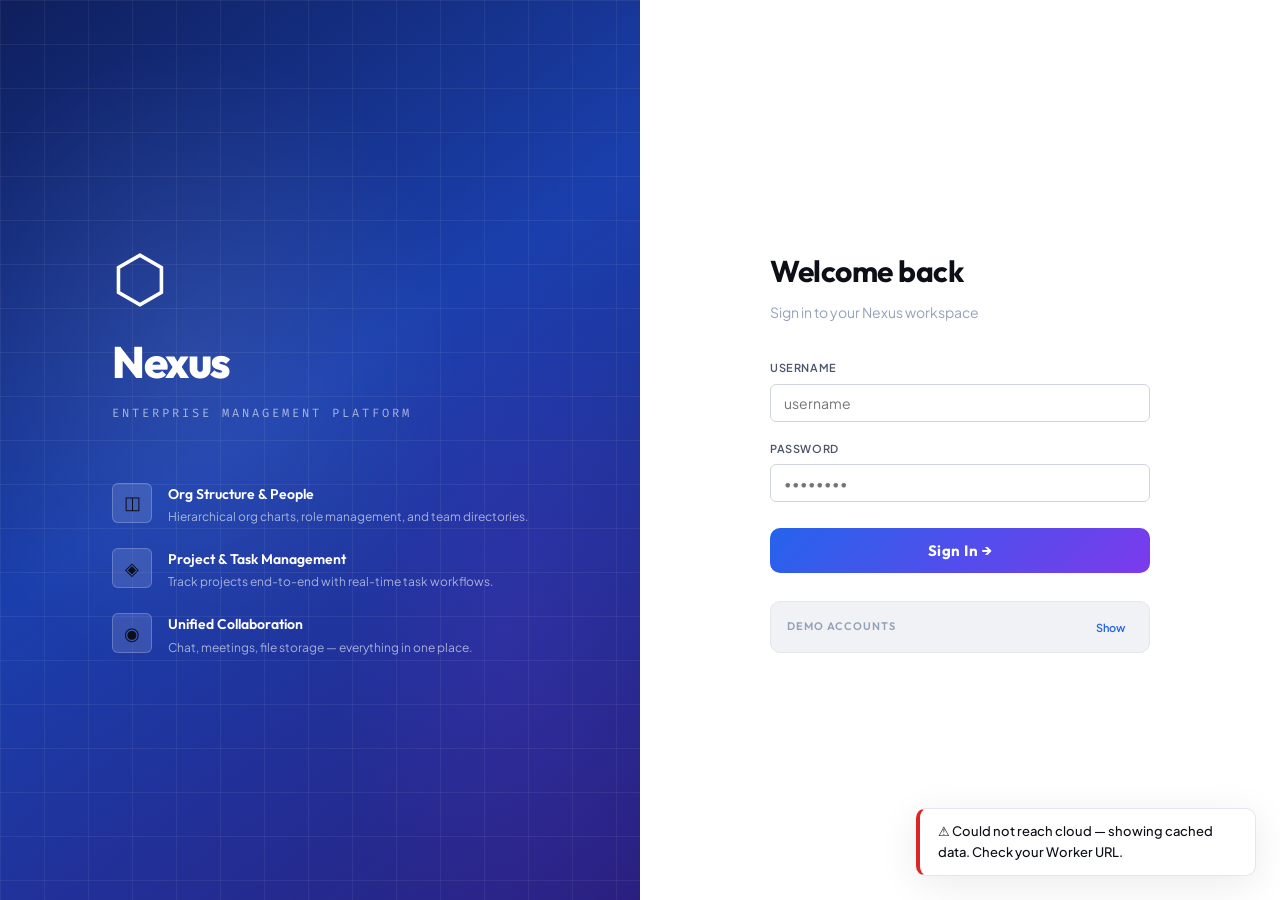
<file: index.html>
<!DOCTYPE html>
<html lang="en">
<head>
  <meta charset="UTF-8">
  <meta name="viewport" content="width=device-width, initial-scale=1.0">
  <title>Nexus — Sign In</title>
  <link rel="stylesheet" href="css/main.css">
  <link rel="icon" href="data:image/svg+xml,<svg xmlns='http://www.w3.org/2000/svg' viewBox='0 0 100 100'><text y='.9em' font-size='90'>⬡</text></svg>">
</head>
<body>
  <div class="login-page">
    <!-- Left Art Panel -->
    <div class="login-art">
      <div class="grid-lines"></div>
      <div class="login-art-content">
        <div class="login-brand-logo">⬡</div>
        <div class="login-brand-name">Nexus</div>
        <div class="login-brand-tag">Enterprise Management Platform</div>

        <div class="login-features">
          <div class="login-feature">
            <div class="lf-icon">◫</div>
            <div class="lf-text">
              <h4>Org Structure & People</h4>
              <p>Hierarchical org charts, role management, and team directories.</p>
            </div>
          </div>
          <div class="login-feature">
            <div class="lf-icon">◈</div>
            <div class="lf-text">
              <h4>Project & Task Management</h4>
              <p>Track projects end-to-end with real-time task workflows.</p>
            </div>
          </div>
          <div class="login-feature">
            <div class="lf-icon">◉</div>
            <div class="lf-text">
              <h4>Unified Collaboration</h4>
              <p>Chat, meetings, file storage — everything in one place.</p>
            </div>
          </div>
        </div>
      </div>
    </div>

    <!-- Right Form Panel -->
    <div class="login-form-side">
      <div class="login-form-box">
        <h2>Welcome back</h2>
        <p>Sign in to your Nexus workspace</p>

        <div class="form-group">
          <label>Username</label>
          <input type="text" id="username" placeholder="username" autocomplete="username"
            onkeydown="if(event.key==='Enter')document.getElementById('password').focus()">
        </div>
        <div class="form-group">
          <label>Password</label>
          <input type="password" id="password" placeholder="••••••••" autocomplete="current-password"
            onkeydown="if(event.key==='Enter')doLogin()">
        </div>
        <button class="login-btn" onclick="doLogin()">Sign In →</button>

        <div class="login-hint">
          <div class="login-hint-header">
            <h5>Demo Accounts</h5>
            <button class="login-hint-toggle" onclick="toggleHint(this)">Show</button>
          </div>
          <div class="login-hint-body" id="demo-hint-body">
            <p>
              <strong>admin.root</strong> / Admin@123 (Super Admin)<br>
              <strong>james.wilson</strong> / Pass@123 (Manager)<br>
              <strong>kai.johnson</strong> / Pass@111 (Employee)
            </p>
          </div>
        </div>
      </div>
    </div>
  </div>

  <div id="toast-container"></div>

  <script src="js/store.js"></script>
  <script>
    // Apply saved theme immediately
    const _t = localStorage.getItem('nexus_theme') || 'light';
    document.documentElement.setAttribute('data-theme', _t);

    // Pre-fetch latest data from Gist so login always checks live credentials
    Store.init().catch(() => {});

    function toggleHint(btn) {
      const body = document.getElementById('demo-hint-body');
      const isOpen = body.classList.toggle('open');
      btn.textContent = isOpen ? 'Hide' : 'Show';
    }

    async function doLogin() {
      const username = document.getElementById('username').value.trim();
      const password = document.getElementById('password').value;
      if (!username || !password) { H.notify('Enter credentials', 'error'); return; }

      const btn = document.querySelector('.login-btn');
      btn.textContent = 'Signing in…';
      btn.disabled = true;

      // Always pull latest data from Gist before checking credentials
      try { await Store.init(); } catch(e) {}

      const user = Auth.login(username, password);
      if (user) {
        H.notify(`Welcome, ${user.name.split(' ')[0]}!`, 'success');
        setTimeout(() => window.location.href = 'app.html', 700);
      } else {
        H.notify('Invalid username or password', 'error');
        document.getElementById('password').value = '';
        document.getElementById('password').focus();
        btn.textContent = 'Sign In →';
        btn.disabled = false;
      }
    }
  </script>
</body>
</html>
</file>
<file: css/main.css>
/* ═══════════════════════════════════════════
   NEXUS — Design System v2
   Professional fonts, dark/light themes
═══════════════════════════════════════════ */

@import url('https://fonts.googleapis.com/css2?family=Plus+Jakarta+Sans:wght@300;400;500;600;700;800&family=Outfit:wght@400;500;600;700;800&family=Fira+Code:wght@400;500&display=swap');

/* ─── Light Theme (default) ──────────────── */
:root,
[data-theme="light"] {
  --bg-base:    #f0f2f5;
  --bg-surface: #ffffff;
  --bg-card:    #ffffff;
  --bg-hover:   #f5f6f8;
  --bg-active:  #eaecf2;
  --border:     #e4e7ed;
  --border-2:   #d0d5df;
  --text-1:     #0d0f17;
  --text-2:     #4a5568;
  --text-3:     #94a3b8;
  --accent:     #2563eb;
  --accent-glow:#2563eb18;
  --accent-2:   #7c3aed;
  --accent-3:   #059669;
  --warn:       #d97706;
  --danger:     #dc2626;
  --success:    #16a34a;
  --purple:     #7c3aed;
  --sidebar-bg: #ffffff;
  --header-bg:  #ffffff;
  --shadow-sm:  0 1px 4px #00000010;
  --shadow:     0 4px 20px #00000010;
  --shadow-lg:  0 8px 40px #00000015;
}

/* ─── Dark Theme ─────────────────────────── */
[data-theme="dark"] {
  --bg-base:    #0e1117;
  --bg-surface: #161b27;
  --bg-card:    #1c2333;
  --bg-hover:   #1e2740;
  --bg-active:  #243050;
  --border:     #2a3450;
  --border-2:   #344060;
  --text-1:     #e8edf5;
  --text-2:     #8b9dc3;
  --text-3:     #4a5a7a;
  --accent:     #4f8ef7;
  --accent-glow:#4f8ef720;
  --accent-2:   #9b6dff;
  --accent-3:   #34d399;
  --warn:       #fbbf24;
  --danger:     #f87171;
  --success:    #4ade80;
  --purple:     #a78bfa;
  --sidebar-bg: #0e1117;
  --header-bg:  #161b27;
  --shadow-sm:  0 1px 4px #00000040;
  --shadow:     0 4px 20px #00000050;
  --shadow-lg:  0 8px 40px #00000060;
}

/* ─── Shared Variables ───────────────────── */
:root {
  --radius-sm:  6px;
  --radius:     10px;
  --radius-lg:  14px;
  --radius-xl:  20px;
  --sidebar-w:  248px;
  --header-h:   60px;
  --font-body:  'Plus Jakarta Sans', sans-serif;
  --font-head:  'Outfit', sans-serif;
  --font-mono:  'Fira Code', monospace;
}

/* ─── Reset ─────────────────────────────── */
*, *::before, *::after { box-sizing: border-box; margin: 0; padding: 0; }
html { height: 100%; }
body {
  font-family: var(--font-body);
  background: var(--bg-base);
  color: var(--text-1);
  height: 100%;
  overflow: hidden;
  font-size: 14px;
  line-height: 1.6;
  transition: background .25s, color .25s;
}
a { color: var(--accent); text-decoration: none; }
button { cursor: pointer; border: none; background: none; font-family: inherit; }
input, textarea, select {
  font-family: inherit;
  background: var(--bg-surface);
  border: 1px solid var(--border-2);
  color: var(--text-1);
  border-radius: var(--radius-sm);
  padding: 9px 13px;
  font-size: 14px;
  outline: none;
  width: 100%;
  transition: border-color .2s, box-shadow .2s, background .25s;
}
input:focus, textarea:focus, select:focus {
  border-color: var(--accent);
  box-shadow: 0 0 0 3px var(--accent-glow);
}
select option { background: var(--bg-surface); color: var(--text-1); }
h1, h2, h3, h4, h5 { font-family: var(--font-head); font-weight: 700; color: var(--text-1); }
::-webkit-scrollbar { width: 5px; height: 5px; }
::-webkit-scrollbar-track { background: transparent; }
::-webkit-scrollbar-thumb { background: var(--border-2); border-radius: 99px; }

/* ─── Login Page ─────────────────────────── */
.login-page {
  height: 100vh; display: grid; grid-template-columns: 1fr 1fr; overflow: hidden;
}
.login-art {
  background: linear-gradient(145deg, #0f1f5c 0%, #1a3fad 45%, #2a1f7f 100%);
  display: flex; flex-direction: column; justify-content: center; align-items: center;
  position: relative; overflow: hidden; padding: 60px;
}
.login-art::before {
  content: ''; position: absolute; inset: 0;
  background: radial-gradient(ellipse 60% 50% at 30% 40%, #ffffff15 0%, transparent 70%),
              radial-gradient(ellipse 40% 60% at 80% 70%, #7c3aed22 0%, transparent 70%);
}
.login-art .grid-lines {
  position: absolute; inset: 0;
  background-image: linear-gradient(rgba(255,255,255,.06) 1px, transparent 1px),
                    linear-gradient(90deg, rgba(255,255,255,.06) 1px, transparent 1px);
  background-size: 44px 44px;
}
.login-art-content { position: relative; z-index: 1; }
.login-brand-logo { font-size: 64px; line-height: 1; margin-bottom: 20px; color: #fff; }
.login-brand-name { font-family: var(--font-head); font-size: 44px; font-weight: 800; letter-spacing: -1.5px; color: #fff; }
.login-brand-tag { color: rgba(255,255,255,.6); font-size: 12px; margin-top: 6px; letter-spacing: 3px; text-transform: uppercase; font-family: var(--font-mono); }
.login-features { margin-top: 60px; display: flex; flex-direction: column; gap: 22px; }
.login-feature { display: flex; gap: 16px; align-items: flex-start; opacity: 0; animation: fadeUp .6s forwards; }
.login-feature:nth-child(1) { animation-delay: .1s; }
.login-feature:nth-child(2) { animation-delay: .2s; }
.login-feature:nth-child(3) { animation-delay: .3s; }
.lf-icon {
  width: 40px; height: 40px; flex-shrink: 0;
  background: rgba(255,255,255,.12); border: 1px solid rgba(255,255,255,.22);
  border-radius: var(--radius-sm); display: grid; place-items: center; font-size: 18px;
}
.lf-text h4 { font-size: 14px; color: #fff; font-family: var(--font-head); font-weight: 600; }
.lf-text p { font-size: 12px; color: rgba(255,255,255,.6); margin-top: 3px; line-height: 1.5; }
.login-form-side {
  background: var(--bg-surface); display: flex; flex-direction: column;
  justify-content: center; align-items: center; padding: 60px; transition: background .25s;
}
.login-form-box { width: 100%; max-width: 380px; }
.login-form-box h2 { font-size: 30px; margin-bottom: 6px; letter-spacing: -.5px; }
.login-form-box > p { color: var(--text-3); margin-bottom: 36px; font-size: 14px; }
.form-group { margin-bottom: 18px; }
.form-group label { display: block; font-size: 11px; color: var(--text-2); margin-bottom: 7px; letter-spacing: .6px; text-transform: uppercase; font-weight: 600; }
.login-btn {
  width: 100%; padding: 13px; background: linear-gradient(135deg, var(--accent), var(--accent-2));
  color: #fff; font-family: var(--font-head); font-size: 15px; font-weight: 700;
  border-radius: var(--radius); margin-top: 8px; transition: transform .15s, box-shadow .15s; letter-spacing: .5px;
}
.login-btn:hover { transform: translateY(-1px); box-shadow: 0 6px 28px #2563eb45; }
.login-hint { margin-top: 28px; padding: 16px; background: var(--bg-base); border-radius: var(--radius); border: 1px solid var(--border); }
.login-hint-header { display: flex; align-items: center; justify-content: space-between; }
.login-hint h5 { font-size: 11px; text-transform: uppercase; letter-spacing: 1px; color: var(--text-3); font-weight: 600; }
.login-hint-toggle { background: none; border: none; cursor: pointer; font-size: 11px; color: var(--accent); font-weight: 600; padding: 2px 8px; border-radius: 4px; transition: background .15s; }
.login-hint-toggle:hover { background: var(--accent-glow); }
.login-hint-body { margin-top: 12px; display: none; }
.login-hint-body.open { display: block; }
.login-hint p { font-family: var(--font-mono); font-size: 12px; color: var(--text-2); line-height: 2.2; }
.login-hint strong { color: var(--accent); }

/* ─── App Shell ──────────────────────────── */
.app-shell { display: grid; grid-template-columns: var(--sidebar-w) 1fr; grid-template-rows: var(--header-h) 1fr; height: 100vh; overflow: hidden; }

/* ─── Header ─────────────────────────────── */
.app-header {
  grid-column: 1 / -1; background: var(--header-bg); border-bottom: 1px solid var(--border);
  display: flex; align-items: center; padding: 0 20px 0 0; gap: 12px;
  z-index: 100; box-shadow: var(--shadow-sm); transition: background .25s, border-color .25s;
}
.header-brand {
  width: var(--sidebar-w); flex-shrink: 0; display: flex; align-items: center; gap: 10px;
  padding: 0 20px; border-right: 1px solid var(--border);
}
.brand-icon { font-size: 24px; color: var(--accent); }
.brand-name { font-family: var(--font-head); font-size: 18px; font-weight: 800; letter-spacing: -.5px; }
.header-search {
  flex: 1; max-width: 440px; margin-left: 16px; display: flex; align-items: center; gap: 10px;
  background: var(--bg-base); border: 1px solid var(--border); border-radius: 99px; padding: 8px 16px; transition: all .2s;
}
.header-search:focus-within { border-color: var(--accent); box-shadow: 0 0 0 3px var(--accent-glow); }
.search-icon { color: var(--text-3); font-size: 16px; }
.header-search input { background: transparent; border: none; padding: 0; font-size: 13px; box-shadow: none; }
.header-actions { margin-left: auto; display: flex; align-items: center; gap: 8px; }
.icon-btn {
  width: 36px; height: 36px; border-radius: 50%; display: grid; place-items: center; font-size: 16px;
  color: var(--text-2); background: transparent; transition: all .15s; position: relative;
}
.icon-btn:hover { background: var(--bg-hover); color: var(--text-1); }
.notif-badge { position: absolute; top: 4px; right: 4px; width: 8px; height: 8px; border-radius: 50%; background: var(--danger); border: 2px solid var(--header-bg); }
.theme-toggle-btn {
  width: 36px; height: 36px; border-radius: 50%; display: grid; place-items: center; font-size: 18px;
  color: var(--text-2); background: transparent; transition: all .15s; cursor: pointer;
}
.theme-toggle-btn:hover { background: var(--bg-hover); color: var(--text-1); }
.header-user { display: flex; align-items: center; gap: 10px; cursor: pointer; padding: 6px 10px; border-radius: var(--radius); transition: background .15s; }
.header-user:hover { background: var(--bg-hover); }
.header-user-info { line-height: 1.3; }
.header-user-info .name { font-size: 13px; font-weight: 600; }
.header-user-info .role { font-size: 11px; color: var(--text-3); text-transform: capitalize; }
.avatar {
  width: 34px; height: 34px; border-radius: 50%;
  background: linear-gradient(135deg, var(--accent), var(--accent-2));
  display: grid; place-items: center; font-size: 12px; font-weight: 700; color: #fff;
  flex-shrink: 0; font-family: var(--font-head);
}
.avatar.lg { width: 44px; height: 44px; font-size: 15px; }
.avatar.xl { width: 64px; height: 64px; font-size: 22px; }

/* ─── Sidebar ─────────────────────────────── */
.app-sidebar { background: var(--sidebar-bg); border-right: 1px solid var(--border); overflow-y: auto; display: flex; flex-direction: column; transition: background .25s, border-color .25s; }
#main-nav { flex: 1; padding: 16px 10px; }
.nav-section { margin-bottom: 20px; }
.nav-section-label { font-size: 10px; font-weight: 700; letter-spacing: 1.2px; text-transform: uppercase; color: var(--text-3); padding: 0 10px; margin-bottom: 6px; }
.nav-item { display: flex; align-items: center; gap: 10px; padding: 9px 10px; border-radius: var(--radius); font-size: 13px; font-weight: 500; color: var(--text-2); cursor: pointer; transition: all .15s; margin-bottom: 2px; }
.nav-item:hover { background: var(--bg-hover); color: var(--text-1); }
.nav-item.active { background: var(--accent-glow); color: var(--accent); font-weight: 600; }
.nav-icon { font-size: 15px; width: 20px; text-align: center; }
.sidebar-footer { padding: 12px 10px; border-top: 1px solid var(--border); }
.logout-btn { display: flex; align-items: center; gap: 8px; padding: 9px 10px; border-radius: var(--radius); font-size: 13px; font-weight: 500; color: var(--text-3); cursor: pointer; transition: all .15s; width: 100%; }
.logout-btn:hover { background: #fee2e255; color: var(--danger); }

/* ─── Main Content ───────────────────────── */
.app-main { overflow-y: auto; background: var(--bg-base); transition: background .25s; }
.page { display: none; padding: 28px 32px; min-height: 100%; }
.page.active { display: block; }
.page-header { display: flex; align-items: flex-start; justify-content: space-between; margin-bottom: 28px; gap: 16px; }
.page-title { font-size: 26px; font-weight: 800; letter-spacing: -.5px; line-height: 1.2; }
.page-sub { font-size: 13px; color: var(--text-3); margin-top: 3px; }

/* ─── Cards ──────────────────────────────── */
.card { background: var(--bg-card); border: 1px solid var(--border); border-radius: var(--radius-lg); padding: 22px; box-shadow: var(--shadow-sm); transition: background .25s, border-color .25s; }
.card-sm { padding: 14px; }
.card-header { display: flex; align-items: center; justify-content: space-between; margin-bottom: 18px; }
.card-title { font-size: 14px; font-weight: 700; color: var(--text-1); font-family: var(--font-head); }

/* ─── Stat Cards ─────────────────────────── */
.stat-card { background: var(--bg-card); border: 1px solid var(--border); border-radius: var(--radius-lg); padding: 20px; border-top: 3px solid var(--accent-clr, var(--accent)); box-shadow: var(--shadow-sm); transition: all .2s; }
.stat-card:hover { transform: translateY(-2px); box-shadow: var(--shadow); }
.stat-icon { font-size: 20px; margin-bottom: 10px; opacity: .7; }
.stat-val { font-size: 32px; font-weight: 800; font-family: var(--font-head); letter-spacing: -1px; color: var(--text-1); }
.stat-label { font-size: 11px; text-transform: uppercase; letter-spacing: .8px; color: var(--text-3); font-weight: 600; margin-top: 4px; }

/* ─── Grids ──────────────────────────────── */
.grid-2 { display: grid; grid-template-columns: 1fr 1fr; gap: 20px; }
.grid-3 { display: grid; grid-template-columns: repeat(3, 1fr); gap: 20px; }
.grid-4 { display: grid; grid-template-columns: repeat(4, 1fr); gap: 16px; }

/* ─── Buttons ────────────────────────────── */
.btn { display: inline-flex; align-items: center; justify-content: center; gap: 6px; padding: 9px 18px; border-radius: var(--radius); font-size: 13px; font-weight: 600; letter-spacing: .2px; cursor: pointer; transition: all .15s; border: 1px solid transparent; font-family: var(--font-body); white-space: nowrap; }
.btn-primary { background: var(--accent); color: #fff; border-color: var(--accent); }
.btn-primary:hover { filter: brightness(1.1); transform: translateY(-1px); box-shadow: 0 4px 16px var(--accent-glow); }
.btn-ghost { background: transparent; color: var(--text-2); border-color: var(--border-2); }
.btn-ghost:hover { background: var(--bg-hover); color: var(--text-1); }
.btn-danger { background: transparent; color: var(--danger); border-color: var(--border); }
.btn-danger:hover { background: #fee2e255; border-color: var(--danger); }
.btn-sm { padding: 5px 12px; font-size: 12px; }
.btn-icon { width: 30px; height: 30px; padding: 0; border-radius: var(--radius-sm); }

/* ─── Badges ─────────────────────────────── */
.badge { display: inline-flex; align-items: center; gap: 4px; padding: 3px 9px; border-radius: 99px; font-size: 11px; font-weight: 600; letter-spacing: .3px; }
.badge-success { background: #dcfce7; color: #16a34a; }
.badge-info    { background: #dbeafe; color: #1d4ed8; }
.badge-warn    { background: #fef3c7; color: #b45309; }
.badge-danger  { background: #fee2e2; color: #dc2626; }
.badge-muted   { background: var(--bg-hover); color: var(--text-3); border: 1px solid var(--border); }
.badge-purple  { background: #ede9fe; color: #6d28d9; }
[data-theme="dark"] .badge-success { background: #16a34a25; color: #4ade80; }
[data-theme="dark"] .badge-info    { background: #2563eb25; color: #93c5fd; }
[data-theme="dark"] .badge-warn    { background: #d9770625; color: #fbbf24; }
[data-theme="dark"] .badge-danger  { background: #dc262625; color: #fca5a5; }
[data-theme="dark"] .badge-purple  { background: #7c3aed25; color: #c4b5fd; }

/* ─── Table ──────────────────────────────── */
.table-wrap { overflow-x: auto; }
table { width: 100%; border-collapse: collapse; font-size: 13px; }
th { padding: 11px 14px; text-align: left; font-size: 11px; font-weight: 700; letter-spacing: .6px; text-transform: uppercase; color: var(--text-3); border-bottom: 1px solid var(--border); white-space: nowrap; }
td { padding: 13px 14px; border-bottom: 1px solid var(--border); color: var(--text-2); vertical-align: middle; }
tr:last-child td { border-bottom: none; }
tr:hover td { background: var(--bg-hover); }

/* ─── Progress Bar ───────────────────────── */
.progress-wrap { height: 6px; background: var(--bg-hover); border-radius: 99px; overflow: hidden; }
.progress-bar { height: 100%; background: linear-gradient(90deg, var(--accent), var(--accent-2)); border-radius: 99px; transition: width .4s; }

/* ─── Forms ──────────────────────────────── */
.form-row { margin-bottom: 16px; }
.form-row.cols-2 { display: grid; grid-template-columns: 1fr 1fr; gap: 14px; }
.form-field { display: flex; flex-direction: column; gap: 6px; }
.form-field label { font-size: 12px; font-weight: 600; color: var(--text-2); letter-spacing: .4px; text-transform: uppercase; }
.form-field textarea { resize: vertical; min-height: 90px; }

/* ─── Modal ──────────────────────────────── */
.modal-overlay { position: fixed; inset: 0; background: #00000060; display: none; place-items: center; z-index: 999; backdrop-filter: blur(4px); }
.modal-overlay.open { display: grid; }
.modal { background: var(--bg-card); border: 1px solid var(--border-2); border-radius: var(--radius-xl); padding: 28px; width: 100%; max-width: 560px; max-height: 88vh; overflow-y: auto; box-shadow: var(--shadow-lg); animation: modalIn .2s ease; }
.modal-lg { max-width: 680px; }
.modal-header { display: flex; align-items: center; justify-content: space-between; margin-bottom: 24px; padding-bottom: 16px; border-bottom: 1px solid var(--border); }
.modal-header h3 { font-size: 18px; font-weight: 700; }
.modal-close { font-size: 18px; color: var(--text-3); padding: 4px 8px; border-radius: var(--radius-sm); transition: all .15s; }
.modal-close:hover { background: var(--bg-hover); color: var(--text-1); }
.modal-footer { display: flex; justify-content: flex-end; gap: 10px; margin-top: 24px; padding-top: 20px; border-top: 1px solid var(--border); }

/* ─── Toast ──────────────────────────────── */
#toast-container { position: fixed; bottom: 24px; right: 24px; z-index: 9999; display: flex; flex-direction: column; gap: 8px; }
.toast { background: var(--bg-card); border: 1px solid var(--border); border-left: 4px solid var(--accent); border-radius: var(--radius); padding: 12px 18px; font-size: 13px; font-weight: 500; color: var(--text-1); box-shadow: var(--shadow-lg); transform: translateX(120%); transition: transform .35s cubic-bezier(.34,1.56,.64,1); max-width: 340px; }
.toast.toast-success { border-left-color: var(--success); }
.toast.toast-error   { border-left-color: var(--danger); }
.toast.toast-warn    { border-left-color: var(--warn); }
.toast.show { transform: translateX(0); }

/* ─── Org Chart ──────────────────────────── */
.org-chart { overflow-x: auto; padding: 20px 10px; }
.org-node-wrap { display: flex; flex-direction: column; align-items: center; }
.org-node { background: var(--bg-card); border: 1px solid var(--border); border-radius: var(--radius-lg); padding: 14px 18px; min-width: 160px; text-align: center; cursor: pointer; transition: all .2s; position: relative; box-shadow: var(--shadow-sm); }
.org-node:hover { border-color: var(--accent); transform: translateY(-2px); box-shadow: var(--shadow); }
.org-node.super_admin { border-top: 3px solid var(--accent); }
.org-node.manager { border-top: 3px solid var(--success); }
.org-node.employee { border-top: 3px solid var(--border-2); }
.org-node-name { font-size: 12px; font-weight: 700; margin-top: 6px; color: var(--text-1); font-family: var(--font-head); }
.org-node-pos { font-size: 10px; color: var(--text-3); margin-top: 2px; }
.org-children { display: flex; gap: 20px; margin-top: 0; position: relative; padding-top: 28px; }
.org-children::before { content: ''; position: absolute; top: 0; left: 50%; transform: translateX(-50%); width: 1px; height: 28px; background: var(--border-2); }
.org-children-wrap { display: flex; flex-direction: column; align-items: center; }
.org-children-wrap::before { content: ''; width: 1px; height: 28px; background: var(--border-2); }
/* Division/Dept styles */
.org-division-block { margin-bottom: 36px; }
.org-division-header { display: flex; align-items: center; gap: 12px; padding: 10px 18px; background: var(--accent); border-radius: var(--radius-lg); color: #fff; margin-bottom: 20px; font-weight: 700; font-size: 14px; font-family: var(--font-head); }
.org-dept-row { display: flex; gap: 14px; flex-wrap: wrap; align-items: flex-start; }
.org-dept-block { background: var(--bg-card); border: 1px solid var(--border); border-radius: var(--radius-lg); padding: 16px; min-width: 200px; flex: 1; }
.org-dept-title { font-size: 11px; font-weight: 700; text-transform: uppercase; letter-spacing: 1px; color: var(--accent-2); margin-bottom: 12px; border-bottom: 1px solid var(--border); padding-bottom: 8px; }
.org-dept-members { display: flex; flex-direction: column; gap: 8px; }
.org-member-row { display: flex; align-items: center; gap: 10px; padding: 8px; border-radius: var(--radius); cursor: pointer; transition: background .15s; border: 1px solid transparent; }
.org-member-row:hover { background: var(--bg-hover); border-color: var(--border); }
.org-member-name { font-size: 12px; font-weight: 600; color: var(--text-1); }
.org-member-pos { font-size: 10px; color: var(--text-3); }
.org-reports-to { font-size: 10px; color: var(--accent); margin-top: 1px; }

/* ─── Calendar ───────────────────────────── */
.cal-grid { display: grid; grid-template-columns: repeat(7, 1fr); gap: 2px; }
.cal-day-header { text-align: center; padding: 10px; font-size: 11px; text-transform: uppercase; letter-spacing: .8px; color: var(--text-3); font-weight: 700; }
.cal-cell { background: var(--bg-card); border: 1px solid var(--border); border-radius: var(--radius-sm); min-height: 88px; padding: 8px; transition: background .15s; cursor: pointer; }
.cal-cell:hover { background: var(--bg-hover); }
.cal-cell.today { border-color: var(--accent); background: var(--accent-glow); }
.cal-date { font-size: 13px; font-weight: 600; margin-bottom: 4px; }
.cal-event { font-size: 10px; padding: 2px 6px; border-radius: 3px; margin-bottom: 2px; white-space: nowrap; overflow: hidden; text-overflow: ellipsis; }
.cal-event.task { background: #fef3c7; color: var(--warn); }
.cal-event.meeting { background: #ede9fe; color: var(--purple); }
[data-theme="dark"] .cal-event.task { background: #d9770630; color: var(--warn); }
[data-theme="dark"] .cal-event.meeting { background: #7c3aed30; color: var(--purple); }

/* ─── Chat ───────────────────────────────── */
.chat-layout { display: grid; grid-template-columns: 280px 1fr; height: calc(100vh - var(--header-h) - 140px); }
.chat-sidebar { background: var(--bg-surface); border: 1px solid var(--border); border-radius: var(--radius-lg) 0 0 var(--radius-lg); overflow-y: auto; }
.chat-main { background: var(--bg-card); border: 1px solid var(--border); border-left: none; border-radius: 0 var(--radius-lg) var(--radius-lg) 0; display: flex; flex-direction: column; }
.chat-contact { padding: 12px 16px; display: flex; align-items: center; gap: 12px; cursor: pointer; transition: background .15s; border-bottom: 1px solid var(--border); }
.chat-contact:hover { background: var(--bg-hover); }
.chat-contact.active { background: var(--accent-glow); border-left: 3px solid var(--accent); }
.chat-contact-info .cname { font-size: 13px; font-weight: 600; }
.chat-contact-info .clast { font-size: 11px; color: var(--text-3); margin-top: 2px; }
.chat-messages { flex: 1; overflow-y: auto; padding: 20px; display: flex; flex-direction: column; gap: 12px; background: var(--bg-base); }
.msg-bubble { max-width: 70%; }
.msg-bubble.me { align-self: flex-end; }
.msg-bubble.them { align-self: flex-start; }
.bubble-text { padding: 10px 16px; border-radius: 16px; font-size: 13px; line-height: 1.5; }
.msg-bubble.me .bubble-text { background: linear-gradient(135deg, var(--accent), var(--accent-2)); color: #fff; border-radius: 16px 16px 4px 16px; }
.msg-bubble.them .bubble-text { background: var(--bg-card); color: var(--text-1); border-radius: 16px 16px 16px 4px; border: 1px solid var(--border); }
.bubble-meta { font-size: 11px; color: var(--text-3); margin-top: 4px; text-align: right; }
.msg-bubble.them .bubble-meta { text-align: left; }
.chat-input-bar { padding: 16px 20px; border-top: 1px solid var(--border); display: flex; gap: 10px; align-items: center; background: var(--bg-surface); }
.chat-input-bar input { flex: 1; border-radius: 99px; }

/* ─── File Storage ───────────────────────── */
.file-grid { display: grid; grid-template-columns: repeat(auto-fill, minmax(175px, 1fr)); gap: 16px; }
.file-card { background: var(--bg-card); border: 1px solid var(--border); border-radius: var(--radius-lg); padding: 20px 16px; text-align: center; cursor: pointer; transition: all .2s; box-shadow: var(--shadow-sm); }
.file-card:hover { transform: translateY(-3px); box-shadow: var(--shadow); }
.file-icon { font-size: 36px; margin-bottom: 12px; }
.file-name { font-size: 12px; font-weight: 600; word-break: break-word; line-height: 1.4; }
.file-meta { font-size: 11px; color: var(--text-3); margin-top: 6px; }
.folder-card { background: var(--bg-card); border: 1px solid var(--border); border-radius: var(--radius-lg); padding: 18px 16px; display: flex; align-items: center; gap: 14px; cursor: pointer; transition: all .2s; }
.folder-card:hover { border-color: var(--warn); }

/*---------------------------------------------------------------------------*/
/* ═══════════════════════════════════════════
   NEXUS — Workspace Module (Notes, Mindmaps, Flowcharts)
   Append this to the bottom of css/main.css
═══════════════════════════════════════════ */

/* ─── Workspace Page Layout ──────────────── */
.ws-layout {
  display: grid;
  grid-template-columns: 240px 1fr;
  gap: 0;
  height: calc(100vh - var(--header-h) - 80px);
  border: 1px solid var(--border);
  border-radius: var(--radius-lg);
  overflow: hidden;
  background: var(--bg-surface);
}

.ws-sidebar {
  border-right: 1px solid var(--border);
  display: flex;
  flex-direction: column;
  background: var(--bg-card);
}

.ws-sidebar-header {
  padding: 14px 16px;
  border-bottom: 1px solid var(--border);
  display: flex;
  align-items: center;
  justify-content: space-between;
}

.ws-sidebar-header h4 {
  font-size: 12px;
  font-weight: 700;
  letter-spacing: .8px;
  text-transform: uppercase;
  color: var(--text-3);
}

.ws-list {
  flex: 1;
  overflow-y: auto;
  padding: 8px;
}

.ws-item {
  display: flex;
  align-items: center;
  gap: 8px;
  padding: 9px 10px;
  border-radius: var(--radius-sm);
  cursor: pointer;
  font-size: 13px;
  color: var(--text-2);
  transition: background .15s, color .15s;
  border: 1px solid transparent;
  margin-bottom: 2px;
  position: relative;
}

.ws-item:hover {
  background: var(--bg-hover);
  color: var(--text-1);
}

.ws-item.active {
  background: var(--accent-glow);
  color: var(--accent);
  border-color: var(--accent)30;
}

.ws-item-icon { font-size: 15px; flex-shrink: 0; }
.ws-item-name { flex: 1; font-weight: 500; white-space: nowrap; overflow: hidden; text-overflow: ellipsis; }
.ws-item-badge {
  font-size: 10px;
  padding: 2px 6px;
  border-radius: 99px;
  font-weight: 600;
  text-transform: uppercase;
  letter-spacing: .5px;
}
.ws-item-badge.private { background: var(--bg-hover); color: var(--text-3); }
.ws-item-badge.public  { background: var(--accent-glow); color: var(--accent); }

.ws-item-actions {
  display: none;
  gap: 4px;
  position: absolute;
  right: 8px;
}
.ws-item:hover .ws-item-actions { display: flex; }
.ws-item-actions button {
  font-size: 12px;
  width: 22px; height: 22px;
  border-radius: 4px;
  display: grid; place-items: center;
  color: var(--text-3);
  transition: background .15s, color .15s;
}
.ws-item-actions button:hover { background: var(--border); color: var(--danger); }

/* ─── Canvas Area ────────────────────────── */
.ws-canvas {
  display: flex;
  flex-direction: column;
  background: var(--bg-base);
}

.ws-toolbar {
  display: flex;
  align-items: center;
  gap: 6px;
  padding: 10px 16px;
  background: var(--bg-surface);
  border-bottom: 1px solid var(--border);
  flex-wrap: wrap;
}

.ws-toolbar-sep {
  width: 1px;
  height: 22px;
  background: var(--border);
  margin: 0 4px;
}

.ws-tool-btn {
  display: flex;
  align-items: center;
  gap: 5px;
  padding: 5px 10px;
  border-radius: var(--radius-sm);
  font-size: 12px;
  font-weight: 600;
  color: var(--text-2);
  background: transparent;
  border: 1px solid transparent;
  transition: background .15s, color .15s, border-color .15s;
}
.ws-tool-btn:hover { background: var(--bg-hover); color: var(--text-1); }
.ws-tool-btn.active { background: var(--accent-glow); color: var(--accent); border-color: var(--accent)30; }
.ws-tool-btn.danger:hover { background: #dc262615; color: var(--danger); }

.ws-canvas-title {
  font-size: 13px;
  font-weight: 700;
  color: var(--text-1);
  flex: 1;
  white-space: nowrap;
  overflow: hidden;
  text-overflow: ellipsis;
  margin: 0 8px;
}

.ws-canvas-area {
  flex: 1;
  overflow: auto;
  position: relative;
}

/* ─── Note Editor ────────────────────────── */
.ws-note-editor {
  height: 100%;
  display: flex;
  flex-direction: column;
}

.ws-note-toolbar {
  display: flex;
  gap: 4px;
  padding: 8px 16px;
  background: var(--bg-surface);
  border-bottom: 1px solid var(--border);
  flex-wrap: wrap;
}

.ws-fmt-btn {
  width: 28px; height: 28px;
  border-radius: var(--radius-sm);
  font-size: 13px;
  font-weight: 700;
  color: var(--text-2);
  display: grid; place-items: center;
  transition: background .15s, color .15s;
  border: 1px solid transparent;
}
.ws-fmt-btn:hover { background: var(--bg-hover); color: var(--text-1); }
.ws-fmt-btn.active { background: var(--accent-glow); color: var(--accent); }

.ws-note-content {
  flex: 1;
  padding: 24px 32px;
  outline: none;
  font-size: 14px;
  line-height: 1.8;
  color: var(--text-1);
  overflow-y: auto;
  font-family: var(--font-body);
}
.ws-note-content:empty::before {
  content: 'Start writing your note…';
  color: var(--text-3);
  pointer-events: none;
}
.ws-note-content h1 { font-size: 24px; margin: 12px 0 8px; }
.ws-note-content h2 { font-size: 19px; margin: 10px 0 6px; }
.ws-note-content h3 { font-size: 16px; margin: 8px 0 4px; }
.ws-note-content p  { margin: 0 0 8px; }
.ws-note-content ul, .ws-note-content ol { padding-left: 22px; margin-bottom: 8px; }
.ws-note-content blockquote {
  border-left: 3px solid var(--accent);
  padding-left: 12px;
  color: var(--text-2);
  font-style: italic;
  margin: 8px 0;
}
.ws-note-content code {
  font-family: var(--font-mono);
  font-size: 12px;
  background: var(--bg-hover);
  padding: 2px 6px;
  border-radius: 4px;
  color: var(--accent-2);
}
.ws-note-status {
  font-size: 11px;
  color: var(--text-3);
  padding: 6px 16px;
  background: var(--bg-surface);
  border-top: 1px solid var(--border);
}

/* ─── Mindmap Canvas ─────────────────────── */
.mindmap-svg-container {
  width: 100%;
  height: 100%;
  overflow: auto;
  cursor: grab;
  user-select: none;
}
.mindmap-svg-container:active { cursor: grabbing; }

.mindmap-svg {
  display: block;
  min-width: 900px;
  min-height: 600px;
}

.mm-node {
  cursor: pointer;
  transition: filter .15s;
}
.mm-node:hover { filter: brightness(1.1); }

.mm-node-rect {
  rx: 8;
  transition: fill .2s;
}

.mm-node-text {
  font-family: var(--font-body);
  font-size: 13px;
  font-weight: 600;
  fill: #fff;
  pointer-events: none;
  dominant-baseline: middle;
  text-anchor: middle;
}

.mm-edge {
  fill: none;
  stroke: var(--border-2);
  stroke-width: 2;
  stroke-linecap: round;
}

.mm-controls {
  display: flex;
  gap: 6px;
  padding: 10px 16px;
  border-top: 1px solid var(--border);
  background: var(--bg-surface);
  flex-wrap: wrap;
  align-items: center;
}

.mm-color-btn {
  width: 20px; height: 20px;
  border-radius: 50%;
  border: 2px solid transparent;
  cursor: pointer;
  transition: transform .15s, border-color .15s;
}
.mm-color-btn:hover, .mm-color-btn.active { transform: scale(1.2); border-color: var(--text-1); }

/* ─── Flowchart Canvas ───────────────────── */
.flow-canvas {
  position: relative;
  width: 100%;
  height: 100%;
  overflow: auto;
}

.flow-grid {
  position: absolute;
  inset: 0;
  background-image:
    linear-gradient(var(--border) 1px, transparent 1px),
    linear-gradient(90deg, var(--border) 1px, transparent 1px);
  background-size: 24px 24px;
  opacity: .35;
  pointer-events: none;
}

.flow-node {
  position: absolute;
  cursor: move;
  user-select: none;
  z-index: 2;
}

.flow-node-body {
  display: flex;
  align-items: center;
  justify-content: center;
  text-align: center;
  font-size: 12px;
  font-weight: 600;
  color: var(--text-1);
  background: var(--bg-surface);
  border: 2px solid var(--border-2);
  border-radius: var(--radius-sm);
  padding: 10px 14px;
  min-width: 110px;
  min-height: 44px;
  box-shadow: var(--shadow-sm);
  transition: border-color .2s, box-shadow .2s;
  word-break: break-word;
}

.flow-node.selected .flow-node-body {
  border-color: var(--accent);
  box-shadow: 0 0 0 3px var(--accent-glow);
}

.flow-node-body.shape-diamond {
  clip-path: polygon(50% 0%, 100% 50%, 50% 100%, 0% 50%);
  border-radius: 0;
  min-width: 120px;
  min-height: 60px;
}

.flow-node-body.shape-rounded {
  border-radius: 99px;
}

.flow-node-body.shape-hex {
  clip-path: polygon(15% 0%, 85% 0%, 100% 50%, 85% 100%, 15% 100%, 0% 50%);
  border-radius: 0;
}

.flow-node-ports {
  position: absolute;
  inset: 0;
  pointer-events: none;
}

.flow-port {
  position: absolute;
  width: 10px; height: 10px;
  background: var(--accent);
  border: 2px solid var(--bg-surface);
  border-radius: 50%;
  pointer-events: all;
  cursor: crosshair;
  opacity: 0;
  transition: opacity .15s;
  z-index: 3;
}

.flow-node:hover .flow-port { opacity: 1; }
.flow-port.port-t { top: -5px;  left: 50%; transform: translateX(-50%); }
.flow-port.port-b { bottom: -5px; left: 50%; transform: translateX(-50%); }
.flow-port.port-l { left: -5px; top: 50%; transform: translateY(-50%); }
.flow-port.port-r { right: -5px; top: 50%; transform: translateY(-50%); }

.flow-svg-layer {
  position: absolute;
  inset: 0;
  pointer-events: none;
  z-index: 1;
  overflow: visible;
}

.flow-edge {
  fill: none;
  stroke: var(--text-3);
  stroke-width: 2;
  marker-end: url(#arrowhead);
  pointer-events: stroke;
  cursor: pointer;
  transition: stroke .2s;
}
.flow-edge:hover { stroke: var(--accent); }
.flow-edge.selected { stroke: var(--accent); stroke-dasharray: 5 3; }

/* ─── Empty State ────────────────────────── */
.ws-empty {
  display: flex;
  flex-direction: column;
  align-items: center;
  justify-content: center;
  height: 100%;
  gap: 12px;
  color: var(--text-3);
  text-align: center;
  padding: 40px;
}

.ws-empty-icon { font-size: 48px; opacity: .5; }
.ws-empty h3 { font-size: 16px; color: var(--text-2); }
.ws-empty p { font-size: 13px; max-width: 280px; line-height: 1.6; }

/* ─── New Doc Dialog ─────────────────────── */
.ws-type-picker {
  display: grid;
  grid-template-columns: repeat(3, 1fr);
  gap: 12px;
  margin: 16px 0;
}

.ws-type-card {
  border: 2px solid var(--border);
  border-radius: var(--radius);
  padding: 20px 14px;
  text-align: center;
  cursor: pointer;
  transition: border-color .2s, background .2s;
}

.ws-type-card:hover { background: var(--bg-hover); border-color: var(--border-2); }
.ws-type-card.selected { border-color: var(--accent); background: var(--accent-glow); }
.ws-type-card .wt-icon { font-size: 28px; margin-bottom: 8px; }
.ws-type-card h4 { font-size: 13px; font-weight: 700; margin-bottom: 4px; }
.ws-type-card p  { font-size: 11px; color: var(--text-3); line-height: 1.4; }

/* Responsive */
@media (max-width: 700px) {
  .ws-layout { grid-template-columns: 1fr; }
  .ws-sidebar { display: none; }
  .ws-type-picker { grid-template-columns: 1fr; }
}

/* ─── Tabs ───────────────────────────────── */
.tabs { display: flex; gap: 2px; border-bottom: 1px solid var(--border); margin-bottom: 24px; }
.tab-btn { padding: 10px 20px; font-size: 13px; font-weight: 500; color: var(--text-3); border-bottom: 2px solid transparent; transition: all .15s; margin-bottom: -1px; }
.tab-btn:hover { color: var(--text-2); }
.tab-btn.active { color: var(--accent); border-bottom-color: var(--accent); font-weight: 600; }
.tab-pane { display: none; }
.tab-pane.active { display: block; }

/* ─── Dropdown Menu ──────────────────────── */
.dropdown { position: relative; }
.dropdown-menu { position: absolute; top: 100%; right: 0; background: var(--bg-card); border: 1px solid var(--border-2); border-radius: var(--radius); padding: 6px; min-width: 190px; z-index: 200; display: none; box-shadow: var(--shadow-lg); animation: fadeIn .15s ease; }
.dropdown-menu.open { display: block; }
.dropdown-item { display: flex; align-items: center; gap: 10px; padding: 9px 12px; border-radius: var(--radius-sm); font-size: 13px; color: var(--text-2); cursor: pointer; transition: all .12s; }
.dropdown-item:hover { background: var(--bg-hover); color: var(--text-1); }
.dropdown-item.danger { color: var(--danger); }
.dropdown-item.danger:hover { background: #fee2e230; }
.dropdown-sep { height: 1px; background: var(--border); margin: 4px 0; }

/* ─── Settings ───────────────────────────── */
.settings-grid { display: grid; grid-template-columns: 220px 1fr; gap: 24px; }
.settings-nav { display: flex; flex-direction: column; gap: 2px; }
.settings-nav-item { display: flex; align-items: center; gap: 10px; padding: 10px 14px; border-radius: var(--radius); font-size: 13px; font-weight: 500; color: var(--text-2); cursor: pointer; transition: all .15s; }
.settings-nav-item:hover { background: var(--bg-hover); color: var(--text-1); }
.settings-nav-item.active { background: var(--accent-glow); color: var(--accent); font-weight: 600; }
.settings-section { display: none; }
.settings-section.active { display: block; }
.settings-label { font-size: 11px; font-weight: 700; text-transform: uppercase; letter-spacing: .8px; color: var(--text-3); margin-bottom: 16px; display: block; padding-bottom: 8px; border-bottom: 1px solid var(--border); }
.skill-tag { display: inline-flex; align-items: center; gap: 6px; padding: 5px 12px; background: var(--bg-hover); border: 1px solid var(--border); border-radius: 99px; font-size: 12px; font-weight: 500; color: var(--text-2); cursor: pointer; transition: all .15s; margin: 3px; }
.skill-tag:hover { border-color: var(--accent); color: var(--accent); }
.skill-tag.selected { background: var(--accent-glow); border-color: var(--accent); color: var(--accent); }
.theme-option { padding: 16px; border: 2px solid var(--border); border-radius: var(--radius-lg); cursor: pointer; transition: all .2s; text-align: center; }
.theme-option:hover { border-color: var(--border-2); }
.theme-option.active { border-color: var(--accent); background: var(--accent-glow); }

/* ─── Misc ───────────────────────────────── */
.empty-state { text-align: center; padding: 60px 20px; color: var(--text-3); }
.empty-state .empty-icon { font-size: 42px; margin-bottom: 12px; opacity: .5; }
.empty-state p { font-size: 14px; }
.user-pill { display: inline-flex; align-items: center; gap: 7px; background: var(--bg-hover); border: 1px solid var(--border); border-radius: 99px; padding: 4px 10px 4px 4px; font-size: 12px; color: var(--text-1); }
.pill-avatar { width: 22px; height: 22px; border-radius: 50%; background: linear-gradient(135deg, var(--accent), var(--accent-2)); display: grid; place-items: center; font-size: 9px; font-weight: 700; color: #fff; }
.tag { display: inline-block; padding: 2px 8px; border-radius: 4px; font-size: 11px; background: var(--bg-hover); color: var(--text-3); margin: 2px; border: 1px solid var(--border); }
.divider { height: 1px; background: var(--border); margin: 20px 0; }

/* ─── Animations ─────────────────────────── */
@keyframes fadeIn { from { opacity: 0; } to { opacity: 1; } }
@keyframes fadeUp { from { opacity: 0; transform: translateY(16px); } to { opacity: 1; transform: translateY(0); } }
@keyframes modalIn { from { opacity: 0; transform: scale(.95) translateY(10px); } to { opacity: 1; transform: scale(1) translateY(0); } }
.fade-in { animation: fadeIn .3s ease; }
.fade-up { animation: fadeUp .35s ease; }

/* ─── Responsive ─────────────────────────── */
@media (max-width: 900px) {
  .login-page { grid-template-columns: 1fr; }
  .login-art { display: none; }
  .grid-4 { grid-template-columns: repeat(2, 1fr); }
  .grid-3 { grid-template-columns: repeat(2, 1fr); }
}
.app-main, .app-sidebar { scrollbar-width: thin; scrollbar-color: var(--border-2) transparent; }
</file>
